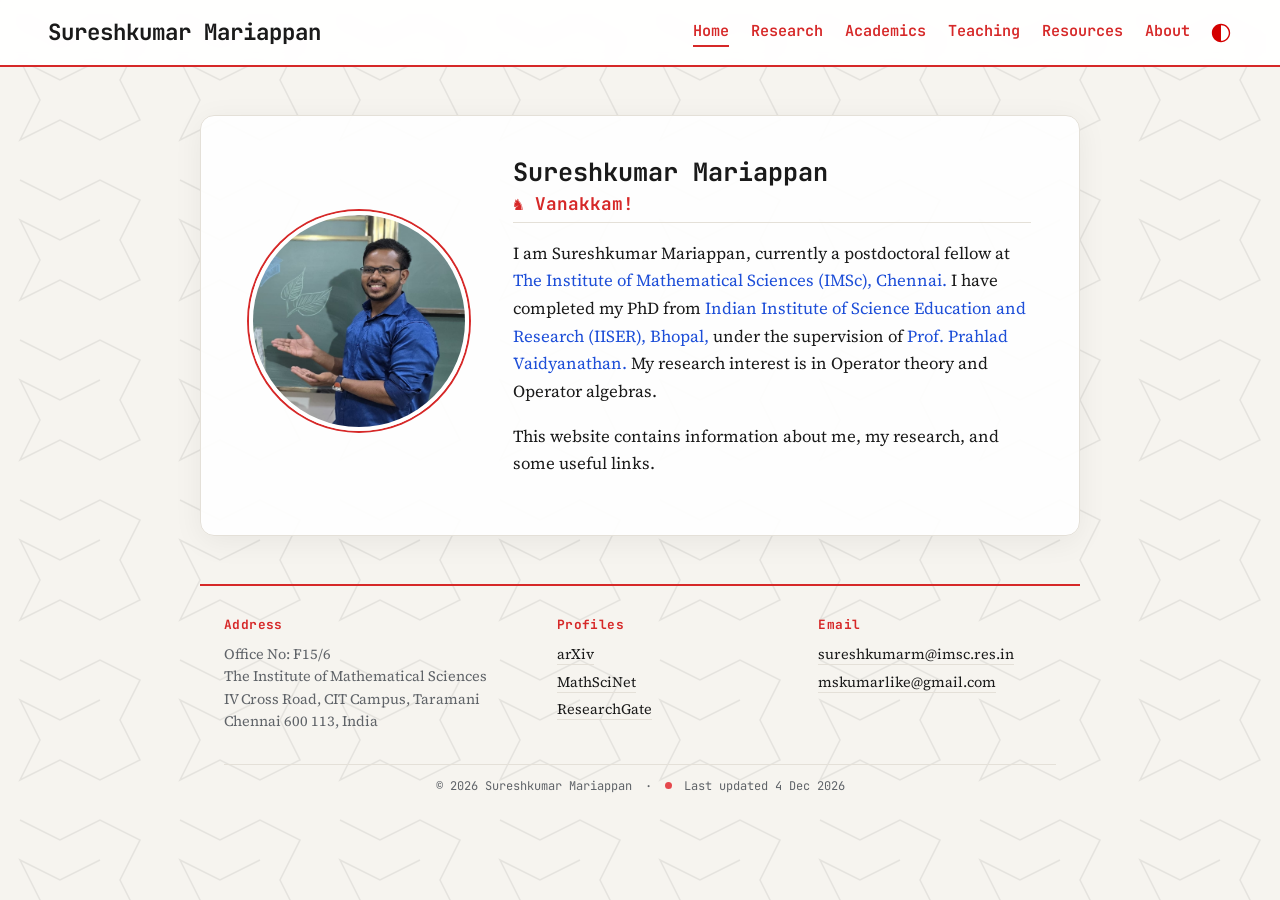
<file: index.html>
<!DOCTYPE html>
<html lang="en">
<head>
    <meta charset="UTF-8">
    <meta name="viewport" content="width=device-width, initial-scale=1.0">
    <title>Sureshkumar Mariappan | Operator Algebras | IMSc Chennai</title>
    <meta name="description" content="Sureshkumar Mariappan, postdoctoral fellow at The Institute of Mathematical Sciences (IMSc), Chennai. Research in operator theory, operator algebras and C*-algebras. PhD from IISER Bhopal.">
    <meta name="author" content="Sureshkumar Mariappan">
    <link rel="canonical" href="https://mskumarlike.github.io/">

    <!-- Paste the Google Search Console verification tag on the next line -->
     <meta name="google-site-verification" content="JamrpPKneKSDKOasAShnYmoN9j13VRiokmdG4izKA68" />

    <script type="application/ld+json">
    {
      "@context": "https://schema.org",
      "@type": "Person",
      "name": "Sureshkumar Mariappan",
      "url": "https://mskumarlike.github.io/",
      "image": "https://mskumarlike.github.io/assets/images/dp.jpg",
      "jobTitle": "Postdoctoral Fellow",
      "affiliation": {
        "@type": "Organization",
        "name": "The Institute of Mathematical Sciences, Chennai",
        "url": "https://www.imsc.res.in/"
      },
      "alumniOf": {
        "@type": "CollegeOrUniversity",
        "name": "Indian Institute of Science Education and Research Bhopal",
        "url": "https://www.iiserb.ac.in/"
      },
      "knowsAbout": ["Operator theory", "Operator algebras", "C*-algebras"]
    }
    </script>

    <link rel="stylesheet" href="css/style.css">
</head>

<body>
    <div id="header"></div>
    <main>

        <section class="intro">

            <div class="profile-image">
                <img src="assets/images/dp.jpg" alt="Sureshkumar Mariappan">
            </div>

            <div class="profile-text">
                <h1>Sureshkumar Mariappan</h1>
                <h2>Vanakkam!</h2>

                <p>
                    I am Sureshkumar Mariappan, currently a postdoctoral fellow at
                    <a href="https://www.imsc.res.in/">
                        The Institute of Mathematical Sciences (IMSc), Chennai.
                    </a> 
                    I have completed my PhD from 
                    <a href="https://www.iiserb.ac.in/">
                        Indian Institute of Science Education and Research (IISER), Bhopal,
                    </a>
                    under the supervision of 
                    <a href="https://home.iiserb.ac.in/~prahlad/">
                        Prof. Prahlad Vaidyanathan. 
                    </a>
                    My research interest is in Operator theory and Operator algebras.
                </p>

                <p>
                    This website contains information about me, my research, and some useful links.
                </p>
            </div>

        </section>

    </main>

    <div id="footer"></div>
    
    <script src="js/components.js"></script>
    <!-- <script src="js/theme.js"></script> -->

</body>
</html>
</file>
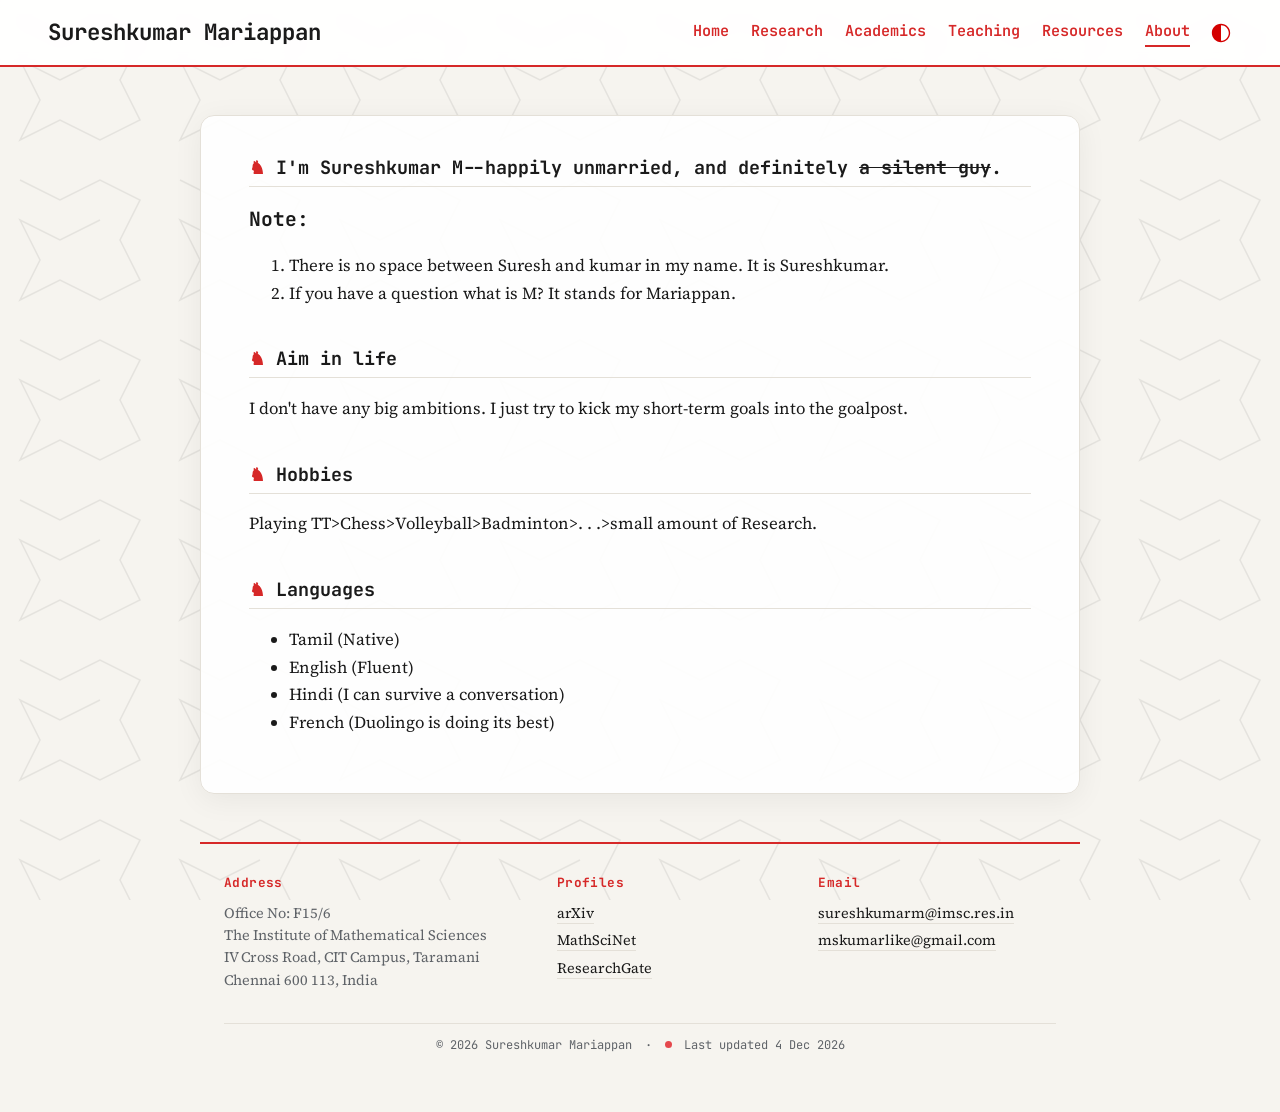
<file: about_me.html>
<!DOCTYPE html>
<html lang="en">
<head>
    <meta charset="UTF-8">
    <meta name="viewport" content="width=device-width, initial-scale=1.0">
    <title>About Me | Sureshkumar Mariappan</title>

    <link rel="stylesheet" href="css/style.css">
</head>

<body>

    <div id="header"></div>
    <main class="scribbles-page">

        <section>
            <h2> <strong>I'm Sureshkumar M--happily unmarried, and definitely <del>a silent guy</del>.</strong></h2>
            <h3>Note:</h3>
            <ol>
            <li>There is no space between Suresh and kumar in my name. It is Sureshkumar.</li>
            <li>If you have a question what is M? It stands for Mariappan. </li>
        </ol>
        </section>

        <section>
            <h2>Aim in life</h2>
            <p>
                I don't have any big ambitions. I just try to kick my short-term goals into the goalpost.
            </p>            
        </section>

        <section>
            <h2>Hobbies</h2>
            <p>
                Playing TT>Chess>Volleyball>Badminton>. . .>small amount of Research. 
            </p>            
        </section>


        <section>
            <h2>Languages</h2>

            <ul>
                <li>Tamil (Native)</li>
                <li>English (Fluent)</li>
                <li>Hindi (I can survive a conversation)</li>
                <li>French (Duolingo is doing its best)</li>
            </ul>
        </section>

        <!-- <section>
            <h2>Blog Posts</h2>
            Coming soon!
            <a href="post.html?name=fomin">Fomin's Growth Diagrams</a>
        </section> -->

    </main>
    <div id="footer"></div>

    <script src="js/components.js"></script>
    <!-- <script src="js/theme.js"></script> -->

</body>
</html>
</file>
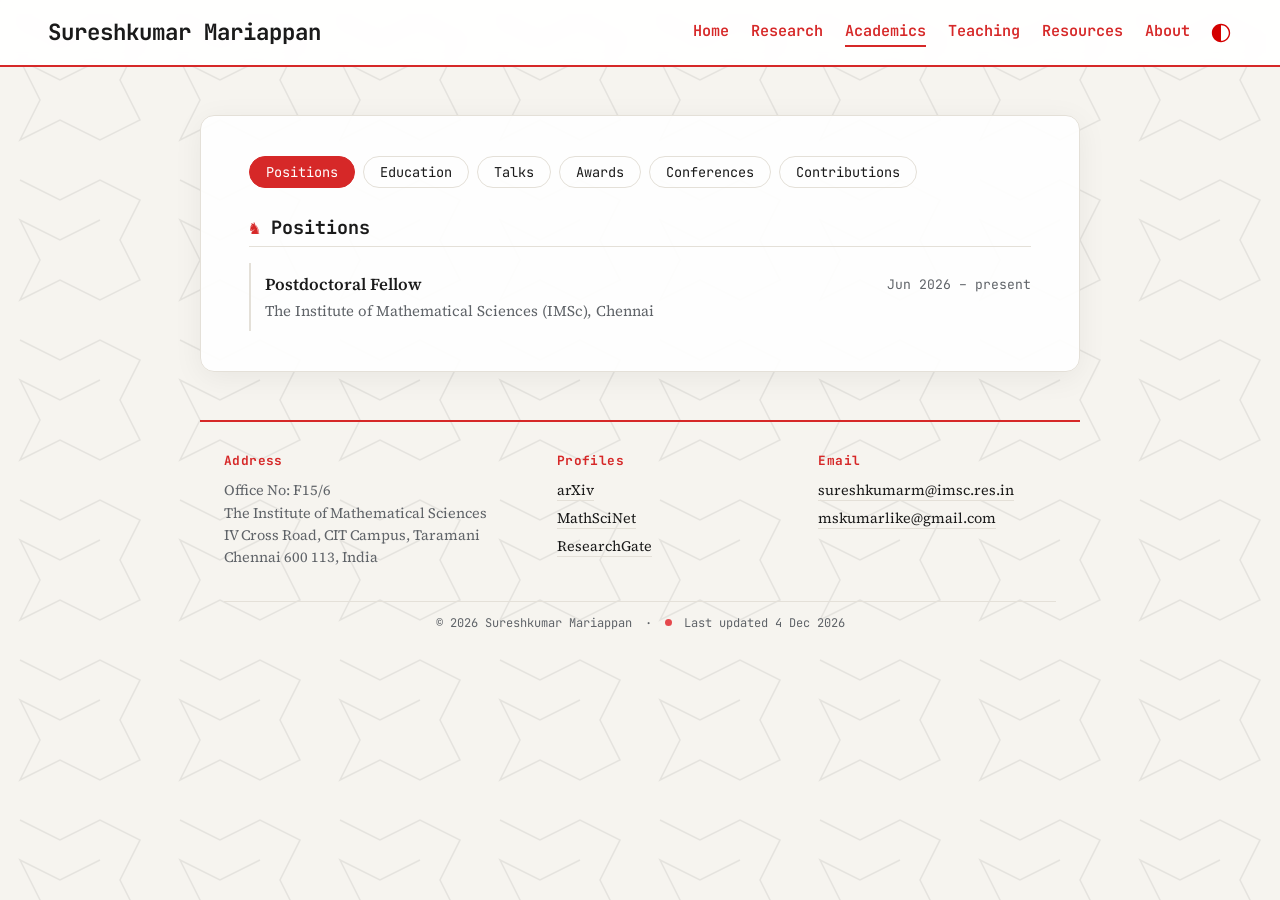
<file: academics.html>
<!DOCTYPE html>
<html lang="en">
<head>
    <meta charset="UTF-8">
    <meta name="viewport" content="width=device-width, initial-scale=1.0">
    <title>Academics | Sureshkumar Mariappan</title>

    <link rel="stylesheet" href="css/style.css">
</head>

<body>

    <div id="header"></div>
    <main class="cv-page">

        <div class="tabs" role="tablist" aria-label="Academics sections">
            <button role="tab" class="tab" id="tab-positions" aria-controls="positions" aria-selected="false">Positions</button>
            <button role="tab" class="tab" id="tab-education" aria-controls="education" aria-selected="false">Education</button>
            <button role="tab" class="tab" id="tab-talks" aria-controls="talks" aria-selected="false">Talks</button>
            <button role="tab" class="tab" id="tab-awards" aria-controls="awards" aria-selected="false">Awards</button>
            <button role="tab" class="tab" id="tab-conferences" aria-controls="conferences" aria-selected="false">Conferences</button>
            <button role="tab" class="tab" id="tab-service" aria-controls="service" aria-selected="false">Contributions</button>
        </div>

        <section id="positions" class="tab-panel" role="tabpanel" aria-labelledby="tab-positions">
            <h2>Positions</h2>
            <ul class="cv-list">
                <li>
                    <span class="cv-title">Postdoctoral Fellow</span>
                    <span class="cv-meta">The Institute of Mathematical Sciences (IMSc), Chennai</span>
                    <span class="cv-date">Jun 2026 – present</span>
                </li>
            </ul>
        </section>

        <section id="education" class="tab-panel" role="tabpanel" aria-labelledby="tab-education">
            <h2>Education</h2>
            <ul class="cv-list">
                <li>
                    <span class="cv-title">PhD, Mathematics</span>
                    <span class="cv-meta">IISER Bhopal · Advisor: Prof. Prahlad Vaidyanathan</span>
                    <span class="cv-date">2021 – 2026</span>
                </li>
                <li>
                    <span class="cv-title">MSc, Mathematics</span>
                    <span class="cv-meta">Pondicherry University</span>
                    <span class="cv-date">2019 – 2021</span>
                </li>
                <li>
                    <span class="cv-title">BSc, Mathematics</span>
                    <span class="cv-meta">Ayya Nadar Janaki Ammal College (Autonomous), Sivakasi</span>
                    <span class="cv-date">2016 – 2019</span>
                </li>
            </ul>
        </section>

        <section id="talks" class="tab-panel" role="tabpanel" aria-labelledby="tab-talks">
            <h2>Talks</h2>
            <ul class="cv-list">
                <li>
                    <span class="cv-title">Noncommutative Geometry &amp; Functional Analysis <span class="tag">Online</span></span>
                    <span class="cv-meta">SCMS, Shanghai, China</span>
                    <span class="cv-date">Dec 2025</span>
                </li>
                <li>
                    <span class="cv-title">Young Mathematicians in C*-Algebras <span class="tag">Lightning</span></span>
                    <span class="cv-meta">SDU, Odense, Denmark</span>
                    <span class="cv-date">Jul 2025</span>
                </li>
                <li>
                    <span class="cv-title">Young Mathematicians in Operator Algebras <span class="tag">Invited</span></span>
                    <span class="cv-meta">ISI Delhi, India</span>
                    <span class="cv-date">Mar 2025 · Feb 2024</span>
                </li>
                <li>
                    <span class="cv-title">38th Annual Conference of the Ramanujan Mathematical Society <span class="tag">Invited</span></span>
                    <span class="cv-meta">IIT Guwahati, India</span>
                    <span class="cv-date">Dec 2023</span>
                </li>
                <li>
                    <span class="cv-title">International Conference on Spectral and Approximation Theory <span class="tag">Invited</span></span>
                    <span class="cv-meta">CUSAT, Kochi, India</span>
                    <span class="cv-date">Nov 2023</span>
                </li>
            </ul>
        </section>

        <section id="awards" class="tab-panel" role="tabpanel" aria-labelledby="tab-awards">
            <h2>Fellowships &amp; Awards</h2>
            <ul class="cv-list">
                <li>
                    <span class="cv-title">NBHM PhD Fellowship</span>
                    <span class="cv-date">2022</span>
                </li>
                <li>
                    <span class="cv-title">GATE (Mathematics), AIR 298</span>
                    <span class="cv-date">2021</span>
                </li>
                <li>
                    <span class="cv-title">CSIR-NET, AIR 94</span>
                    <span class="cv-date">2019</span>
                </li>
                <li>
                    <span class="cv-title">NBHM MA/MSc Fellowship</span>
                    <span class="cv-date">2019</span>
                </li>
                <li>
                    <span class="cv-title">IIT JAM, AIR 510</span>
                    <span class="cv-date">2019</span>
                </li>
            </ul>
        </section>

        <section id="conferences" class="tab-panel" role="tabpanel" aria-labelledby="tab-conferences">
            <h2>Conferences &amp; Workshops</h2>
            <ul class="cv-list">
                <li>
                    <span class="cv-title">Young Mathematicians in Operator Algebras</span>
                    <span class="cv-meta">ISI Delhi</span>
                    <span class="cv-date">2026</span>
                </li>
                <li>
                    <span class="cv-title">Conference on Operator Algebras and Related Topics</span>
                    <span class="cv-meta">IIT Bombay</span>
                    <span class="cv-date">2025 · 2023</span>
                </li>
                <li>
                    <span class="cv-title">Conference on Non-commutative Mathematics and Applications</span>
                    <span class="cv-meta">ISI Bangalore</span>
                    <span class="cv-date">2024</span>
                </li>
                <li>
                    <span class="cv-title">37th Annual Conference of the Ramanujan Mathematical Society</span>
                    <span class="cv-meta">SSN, Chennai</span>
                    <span class="cv-date">2023</span>
                </li>
                <li>
                    <span class="cv-title">Function Spaces, Operator Theory and Operator Algebras <span class="tag">Workshop</span></span>
                    <span class="cv-meta">BITS Goa</span>
                    <span class="cv-date">2023</span>
                </li>
            </ul>

            <details>
                <summary>Earlier (student programmes, 2017–2020)</summary>
                <ul class="cv-list">
                    <li>
                        <span class="cv-title">Online Short Course on Homotopy and Fundamental Groups</span>
                        <span class="cv-meta">MTTS</span>
                        <span class="cv-date">Jul 2020</span>
                    </li>
                    <li>
                        <span class="cv-title">MTTS Level 2</span>
                        <span class="cv-meta">Online</span>
                        <span class="cv-date">Jun 2020</span>
                    </li>
                    <li>
                        <span class="cv-title">National Seminar on Emerging Trends in Topology and Geometry</span>
                        <span class="cv-meta">ANJA College, Sivakasi</span>
                        <span class="cv-date">2019</span>
                    </li>
                    <li>
                        <span class="cv-title">MTTS Level 1</span>
                        <span class="cv-meta">IISER Thiruvananthapuram</span>
                        <span class="cv-date">2019</span>
                    </li>
                    <li>
                        <span class="cv-title">MTTS Level 0</span>
                        <span class="cv-meta">SSN College, Chennai</span>
                        <span class="cv-date">2018</span>
                    </li>
                    <li>
                        <span class="cv-title">Nurture Programme</span>
                        <span class="cv-meta">Nandha Arts and Science College, Erode</span>
                        <span class="cv-date">2017</span>
                    </li>
                </ul>
            </details>
        </section>

        <section id="service" class="tab-panel" role="tabpanel" aria-labelledby="tab-service">
            <h2>Outreach &amp; Service</h2>
            <ul class="cv-list">
                <li>
                    <span class="cv-title">Tutorial Assistant (Algebra)</span>
                    <span class="cv-meta">Annual Foundation School-I, Mepco College, Sivakasi</span>
                    <span class="cv-date">Dec 2026</span>
                </li>
                <li>
                    <span class="cv-title">Assistant Coordinator</span>
                    <span class="cv-meta">Online Foundation Course in Mathematics, MTTS</span>
                    <span class="cv-date">Aug 2024</span>
                </li>
                <li>
                    <span class="cv-title">Tutorial Assistant (Analysis)</span>
                    <span class="cv-meta">Annual Foundation School-II, IISER Bhopal</span>
                    <span class="cv-date">Jun 2024</span>
                </li>
                <li>
                    <span class="cv-title">Mentor</span>
                    <span class="cv-meta">Online Foundation Course in Mathematics, MTTS</span>
                    <span class="cv-date">Aug 2023</span>
                </li>
                <li>
                    <span class="cv-title">Tutorial Assistant (Analysis)</span>
                    <span class="cv-meta">Annual Foundation School-II, Mepco College, Sivakasi</span>
                    <span class="cv-date">Jun 2023</span>
                </li>
                <li>
                    <span class="cv-title">Volunteer</span>
                    <span class="cv-meta">Workshop on Indian Women and Mathematics, IISER Bhopal</span>
                    <span class="cv-date">May 2023</span>
                </li>
            </ul>

            <details>
                <summary>Earlier (student roles, 2018–2020)</summary>
                <ul class="cv-list">
                    <li>
                        <span class="cv-title">School Sub-representative</span>
                        <span class="cv-meta">Ramanujan School of Mathematical Sciences, Pondicherry University</span>
                        <span class="cv-date">2019 – 2020</span>
                    </li>
                    <li>
                        <span class="cv-title">Department Secretary</span>
                        <span class="cv-meta">Ayya Nadar Janaki Ammal College, Sivakasi</span>
                        <span class="cv-date">2018 – 2019</span>
                    </li>
                </ul>
            </details>
        </section>

    </main>
    <div id="footer"></div>

    <script src="js/components.js"></script>
    <script src="js/tabs.js"></script>

</body>
</html>
</file>
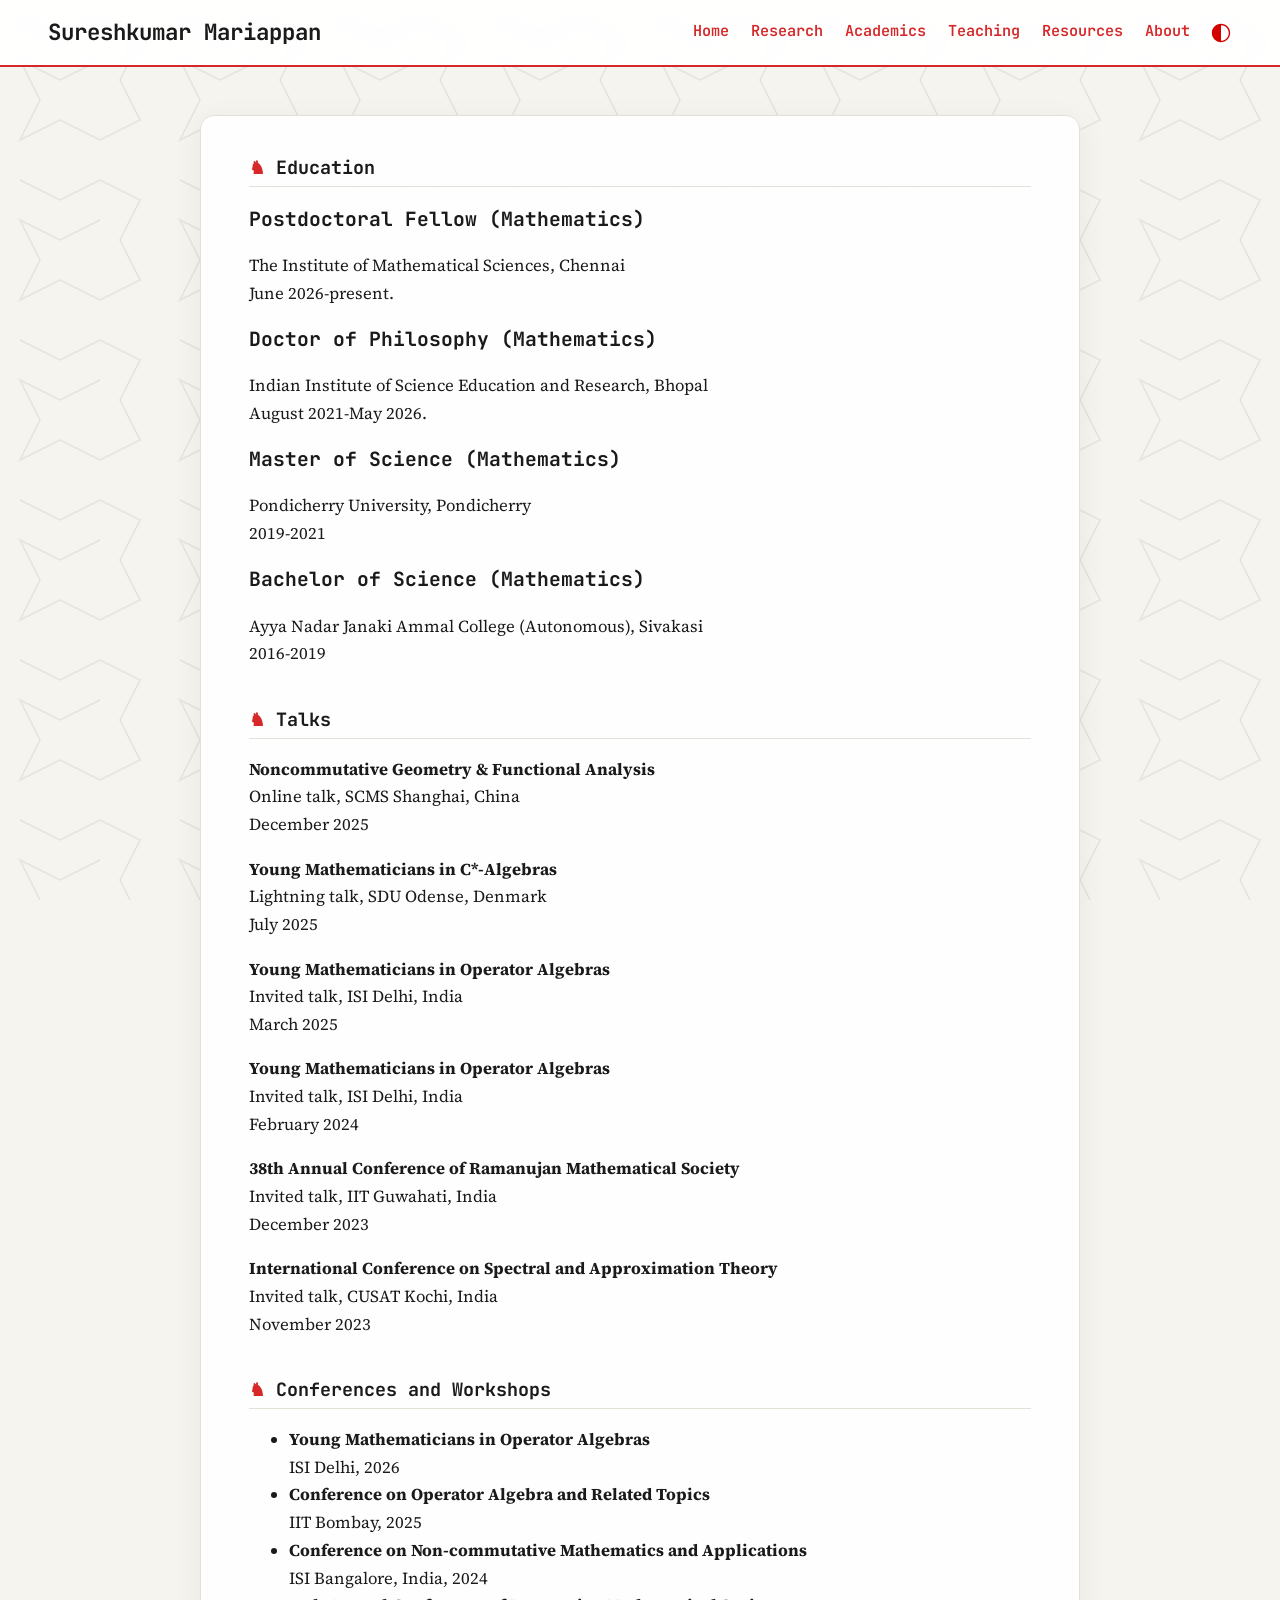
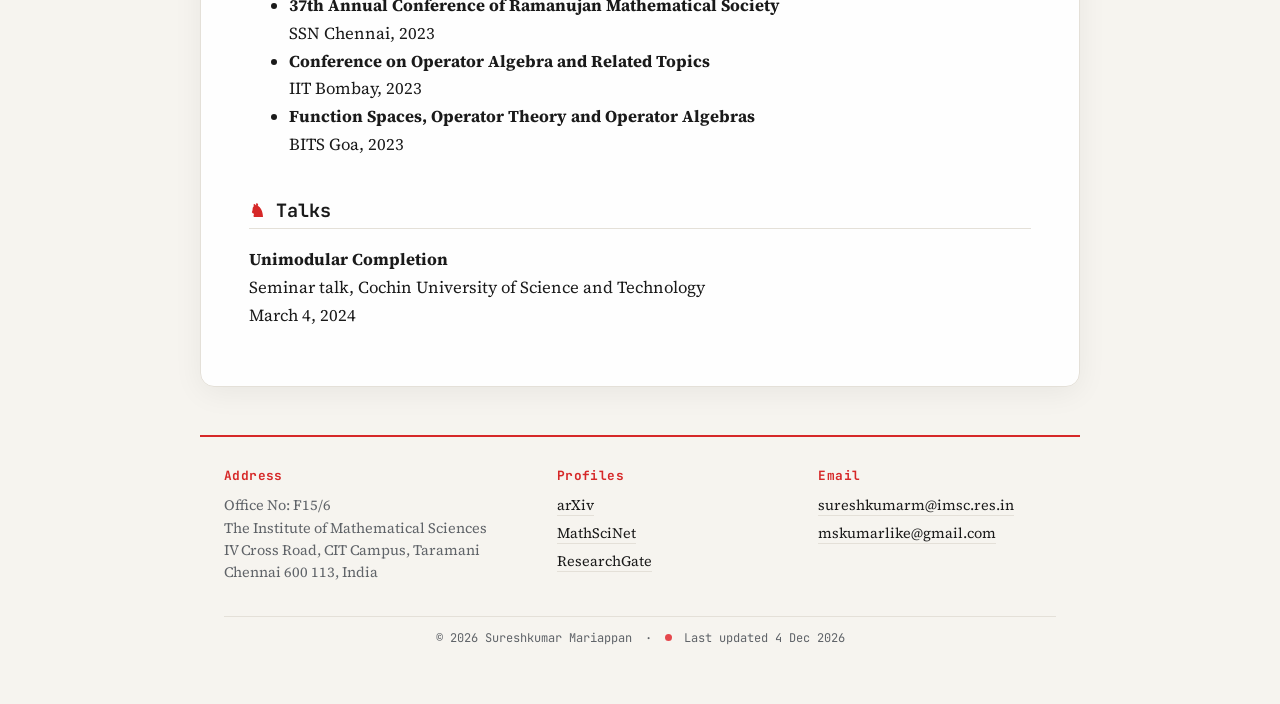
<file: cv.html>
<!DOCTYPE html>
<html lang="en">
<head>
    <meta charset="UTF-8">
    <meta name="viewport" content="width=device-width, initial-scale=1.0">
    <title>Academics | Sureshkumar M</title>

    <link rel="stylesheet" href="css/style.css">
</head>

<body>

    <div id="header"></div>
    <main class="cv-page">

        <section>
            <h2>Education</h2>

            <h3>Postdoctoral Fellow (Mathematics)</h3>
            <p>
                The Institute of Mathematical Sciences, Chennai<br>
                June 2026-present.
            </p>

            <h3>Doctor of Philosophy (Mathematics)</h3>
            <p>
                Indian Institute of Science Education and Research, Bhopal<br>
                August 2021-May 2026.
            </p>

            <h3>Master of Science (Mathematics)</h3>
            <p>
                Pondicherry University, Pondicherry<br>
                2019-2021<br>
            </p>

            <h3>Bachelor of Science (Mathematics)</h3>
            <p>
                Ayya Nadar Janaki Ammal College (Autonomous), Sivakasi<br>
                2016-2019<br>
            </p>
        </section>

        <section>
            <h2>Talks</h2>

            <p>
                <strong>Noncommutative Geometry & Functional Analysis</strong><br>
                Online talk, SCMS Shanghai, China<br>
                December 2025
            </p>

            <p>
                <strong>Young Mathematicians in C*-Algebras</strong><br>
                Lightning talk, SDU Odense, Denmark<br>
                July 2025
            </p>

            <p>
                <strong>Young Mathematicians in Operator Algebras</strong><br>
                Invited talk, ISI Delhi, India<br>
                March 2025
            </p>

            <p>
                <strong>Young Mathematicians in Operator Algebras</strong><br>
                Invited talk, ISI Delhi, India<br>
                February 2024
            </p>

            <p>
                <strong>38th Annual Conference of Ramanujan Mathematical Society</strong><br>
                Invited talk, IIT Guwahati, India<br>
                December 2023
            </p>

            <p>
                <strong>International Conference on Spectral and Approximation Theory</strong><br>
                Invited talk, CUSAT Kochi, India<br>
                November 2023
            </p>
        </section>

        <section>
            <h2>Conferences and Workshops </h2>

            <ul>
                <li><strong>Young Mathematicians in Operator Algebras</strong><br> 
                    ISI Delhi, 2026</li>
                <li><strong>Conference on Operator Algebra and Related Topics</strong><br> 
                    IIT Bombay, 2025</li>
                <li><strong>Conference on Non-commutative Mathematics and Applications</strong><br> 
                    ISI Bangalore, India, 2024</li>
                <li><strong>37th Annual Conference of Ramanujan Mathematical Society</strong><br> 
                    SSN Chennai, 2023</li>
                <li><strong>Conference on Operator Algebra and Related Topics</strong><br> 
                    IIT Bombay, 2023</li>
                <li><strong>Function Spaces, Operator Theory and Operator Algebras</strong><br> 
                    BITS Goa, 2023</li>
            </ul>
        </section>

        <section>
            <h2>Talks</h2>

            <p>
                <strong>Unimodular Completion</strong><br>
                Seminar talk, Cochin University of Science and Technology<br>
                March 4, 2024
            </p>
        </section>



    </main>
    <div id="footer"></div>

    <!-- <script src="js/theme.js"></script> -->
    <script src="js/components.js"></script>

</body>
</html>
</file>
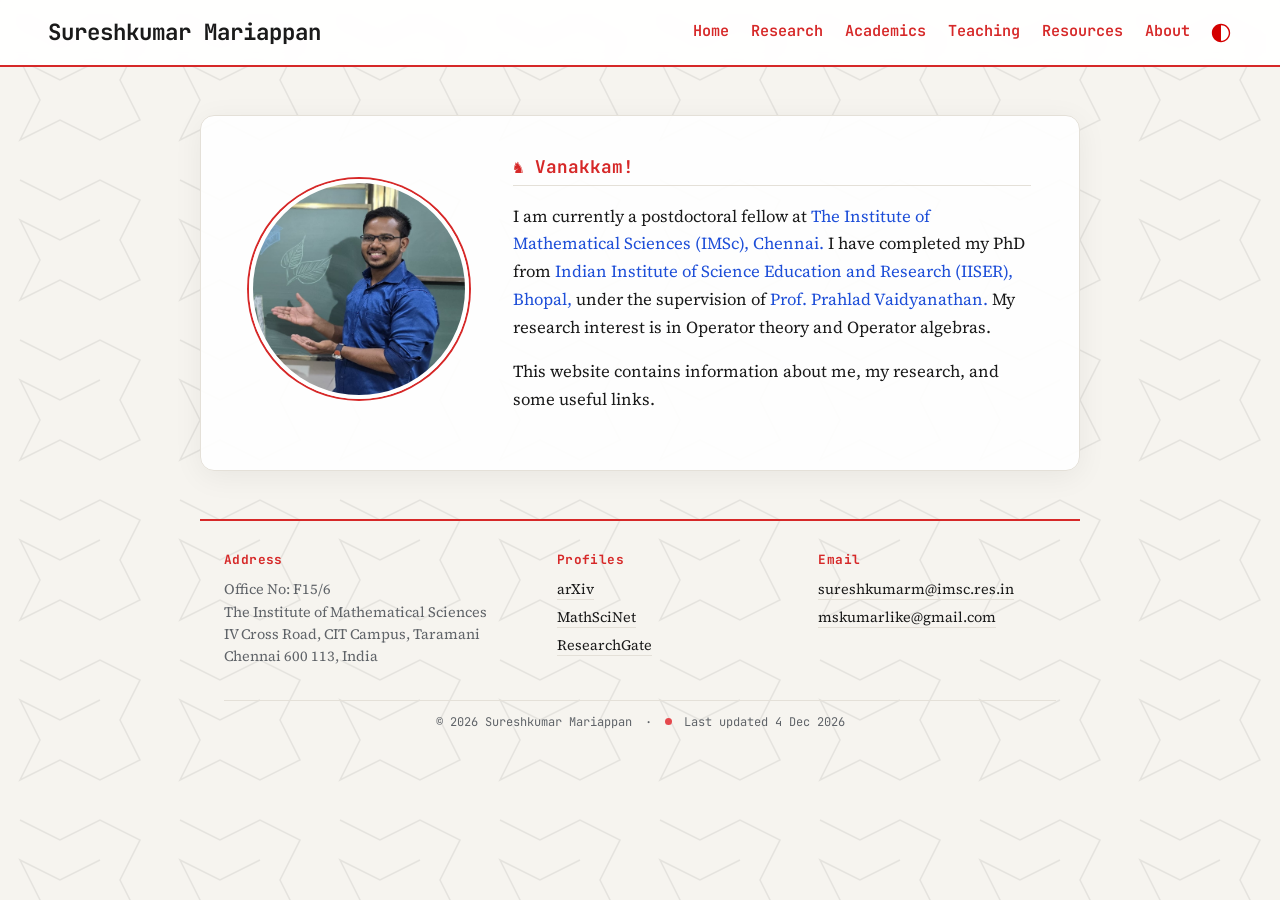
<file: home.html>
<!DOCTYPE html>
<html lang="en">
<head>
    <meta charset="UTF-8">
    <meta name="viewport" content="width=device-width, initial-scale=1.0">
    <title><Sureshkumar Mariappan></title>

    <link rel="stylesheet" href="css/style.css">
</head>

<body>
    <div id="header"></div>
    <main>

        <section class="intro">

            <div class="profile-image">
                <img src="assets/images/dp.jpg" alt="Profile picture">
            </div>

            <div class="profile-text">
                <h2>Vanakkam!</h2>

                <p>
                    I am currently a postdoctoral fellow at
                    <a href="https://www.imsc.res.in/">
                        The Institute of Mathematical Sciences (IMSc), Chennai.
                    </a> 
                    I have completed my PhD from 
                    <a href="https://www.iiserb.ac.in/">
                        Indian Institute of Science Education and Research (IISER), Bhopal,
                    </a>
                    under the supervision of 
                    <a href="https://home.iiserb.ac.in/~prahlad/">
                        Prof. Prahlad Vaidyanathan. 
                    </a>
                    My research interest is in Operator theory and Operator algebras.
                </p>

                <p>
                    This website contains information about me, my research, and some useful links.
                </p>
            </div>

        </section>

    </main>

    <div id="footer"></div>
    
    <script src="js/components.js"></script>
    <!-- <script src="js/theme.js"></script> -->

</body>
</html>
</file>
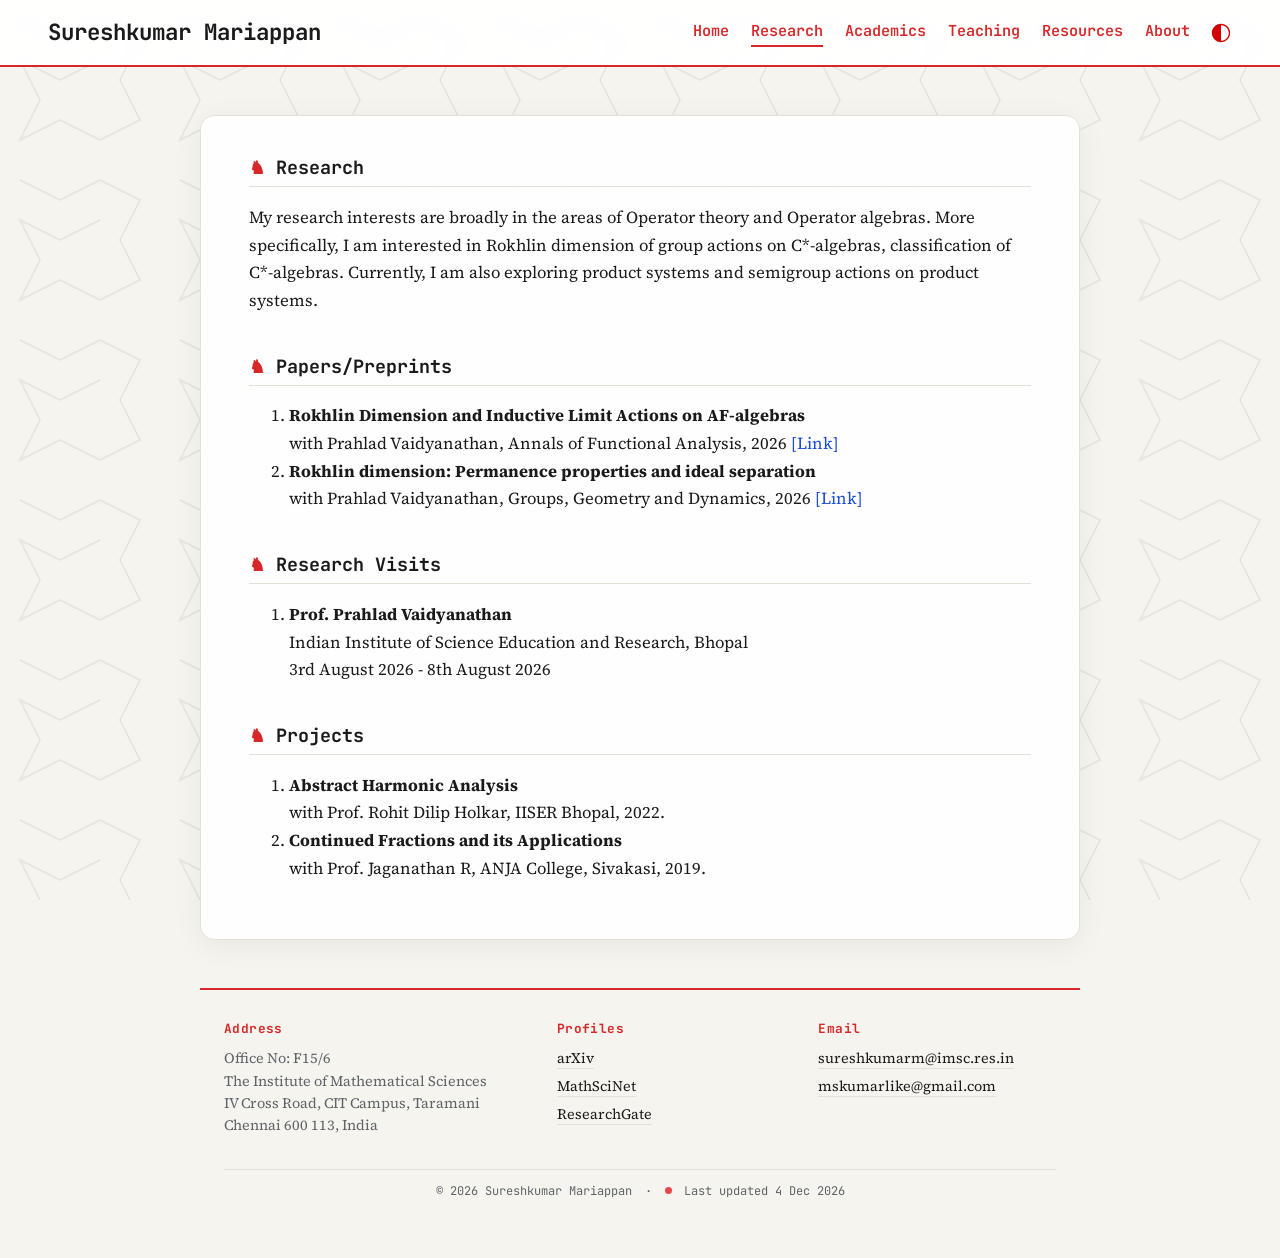
<file: research.html>
<!DOCTYPE html>
<html lang="en">
<head>
    <meta charset="UTF-8">
    <meta name="viewport" content="width=device-width, initial-scale=1.0">
    <title>Research | Sureshkumar Mariappan</title>

    <link rel="stylesheet" href="css/style.css">
</head>

<body>

    <div id="header"></div>
    <main class="research">
        <section>
            <h2> Research</h2>
            <p>
                My research interests are broadly in the areas of Operator theory and Operator algebras. More specifically, I am interested in Rokhlin dimension of group actions on C*-algebras, classification of C*-algebras. Currently, I am also exploring product systems and semigroup actions on product systems.
            </p>
        </section>

        <section>
            <h2>Papers/Preprints</h2>
            <ol>
                <li>
                    <strong>Rokhlin Dimension and Inductive Limit Actions on AF-algebras</strong><br> with Prahlad Vaidyanathan, Annals of Functional Analysis, 2026
                    <a href="https://link.springer.com/article/10.1007/s43034-026-00502-3" target="_blank">
                        [Link]
                    </a>
                </li>
                <li>
                    <strong>Rokhlin dimension: Permanence properties and ideal separation</strong><br> with Prahlad Vaidyanathan, Groups, Geometry and Dynamics, 2026
                    <a href="https://ems.press/journals/ggd/articles/14298116" target="_blank">
                        [Link]
                    </a>
                </li>
            </ol>
        </section>
        <section>
            <h2>Research Visits</h2>
            <ol>
                <li>
                    <strong>Prof. Prahlad Vaidyanathan</strong><br> Indian Institute of Science Education and Research, Bhopal<br>
                    3rd August 2026 - 8th August 2026
                </li>
            </ol>
        </section>
        <section>
            <h2>Projects</h2>
            <ol>
                <li>
                    <strong>Abstract Harmonic Analysis</strong><br> with Prof. Rohit Dilip Holkar, IISER Bhopal, 2022.
                </li>
                <li>
                    <strong>Continued Fractions and its Applications</strong><br> with Prof. Jaganathan R, ANJA College, Sivakasi, 2019.
                </li>
            </ol>
        </section>
    </main>
    <div id="footer"></div>

    <!-- <script src="js/theme.js"></script> -->
    <script src="js/components.js"></script>

</body>
</html>
</file>
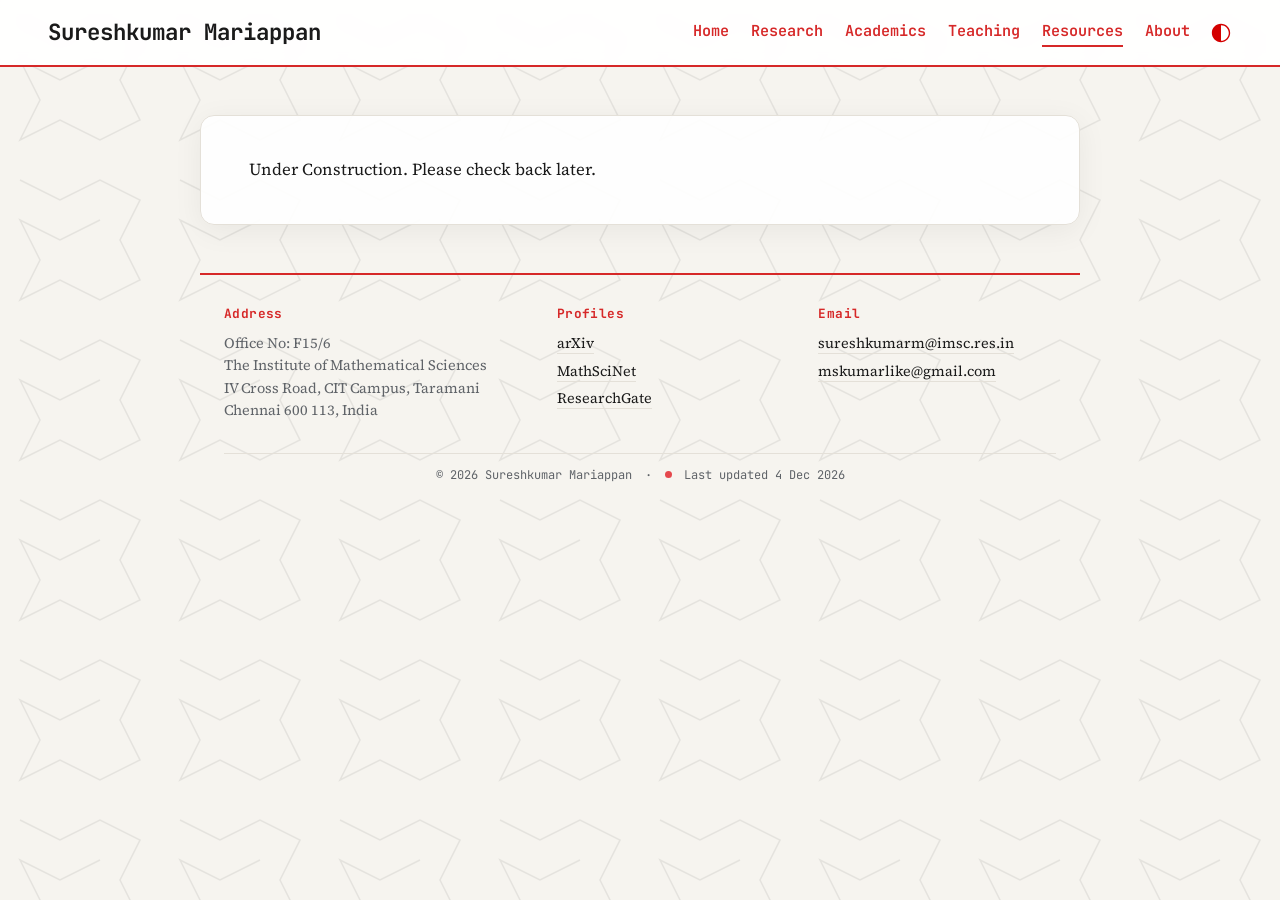
<file: resources.html>
<!DOCTYPE html>
<html lang="en">
<head>
    <meta charset="UTF-8">
    <meta name="viewport" content="width=device-width, initial-scale=1.0">
    <title>Scribbles| Sureshkumar Mariappan</title>

    <link rel="stylesheet" href="css/style.css">
</head>

<body>

    <div id="header"></div>
    <main class="scribbles-page">

        <section>
            Under Construction. Please check back later.
        </section>

    </main>
    <div id="footer"></div>

    <script src="js/components.js"></script>
    <!-- <script src="js/theme.js"></script> -->

</body>
</html>
</file>
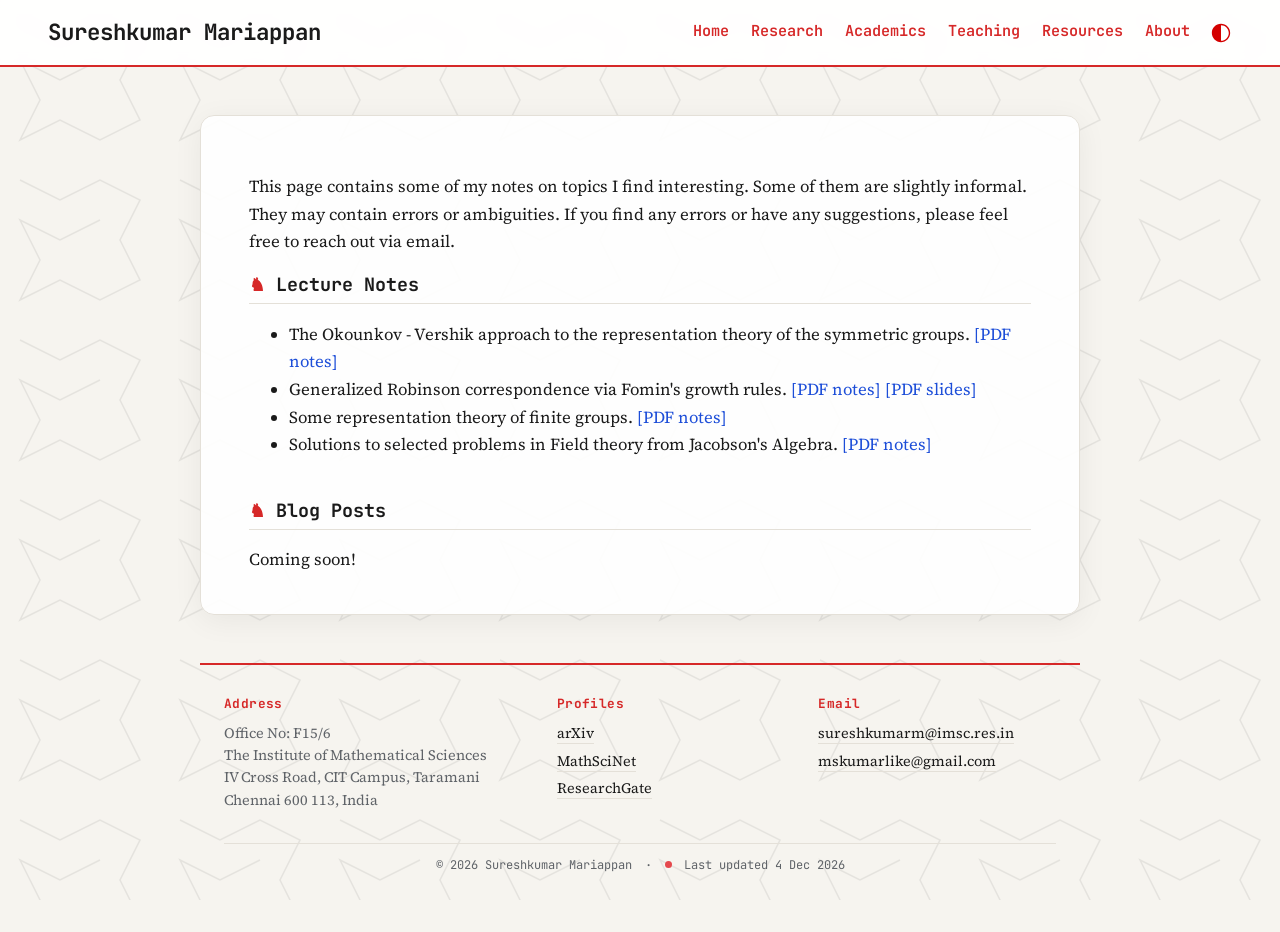
<file: scribble_list.html>
<!DOCTYPE html>
<html lang="en">
<head>
    <meta charset="UTF-8">
    <meta name="viewport" content="width=device-width, initial-scale=1.0">
    <title>Scribbles| Sureshkumar M</title>

    <link rel="stylesheet" href="css/style.css">
</head>

<body>

    <div id="header"></div>
    <main class="scribbles-page">

        <section>
            <p>
                This page contains some of my notes on topics I find interesting. 
                Some of them are slightly informal. They may contain errors or ambiguities.
                If you find any errors or have any suggestions, 
                please feel free to reach out via email. 
            </p>
            <h2> Lecture Notes</h2>
            <ul>
            <li>The Okounkov - Vershik approach to the representation theory of the symmetric groups.
                <a href="assets/documents/okounkov-vershik_notes.pdf" target="_blank">
                    [PDF notes]</li>
                </a>
            <li>
                Generalized Robinson correspondence via Fomin's growth rules. 
                <a href="assets/documents/fomin-rbson-correspondence-notes.pdf" target="_blank">
                [PDF notes]
                </a>
                <a href="assets/documents/fomin-rbson-correspondence-slides.pdf" target="_blank">
                [PDF slides]
                </a>
            </li>
            <li>
                Some representation theory of finite groups. 
                <a href="assets/documents/rep-theory-of-groups.pdf" target="_blank">
                    [PDF notes]
                </a>
            </li>
            <li>
                Solutions to selected problems in Field theory from Jacobson's Algebra.
                <a href="assets/documents/sols-jacobsons.pdf">
                    [PDF notes]
                </a>
            </li>
        </ul>
        </section>

        <section>
            <h2>Blog Posts</h2>
            Coming soon!
            <!-- <a href="post.html?name=fomin">Fomin's Growth Diagrams</a> -->
        </section>

    </main>
    <div id="footer"></div>

    <script src="js/components.js"></script>
    <!-- <script src="js/theme.js"></script> -->

</body>
</html>
</file>
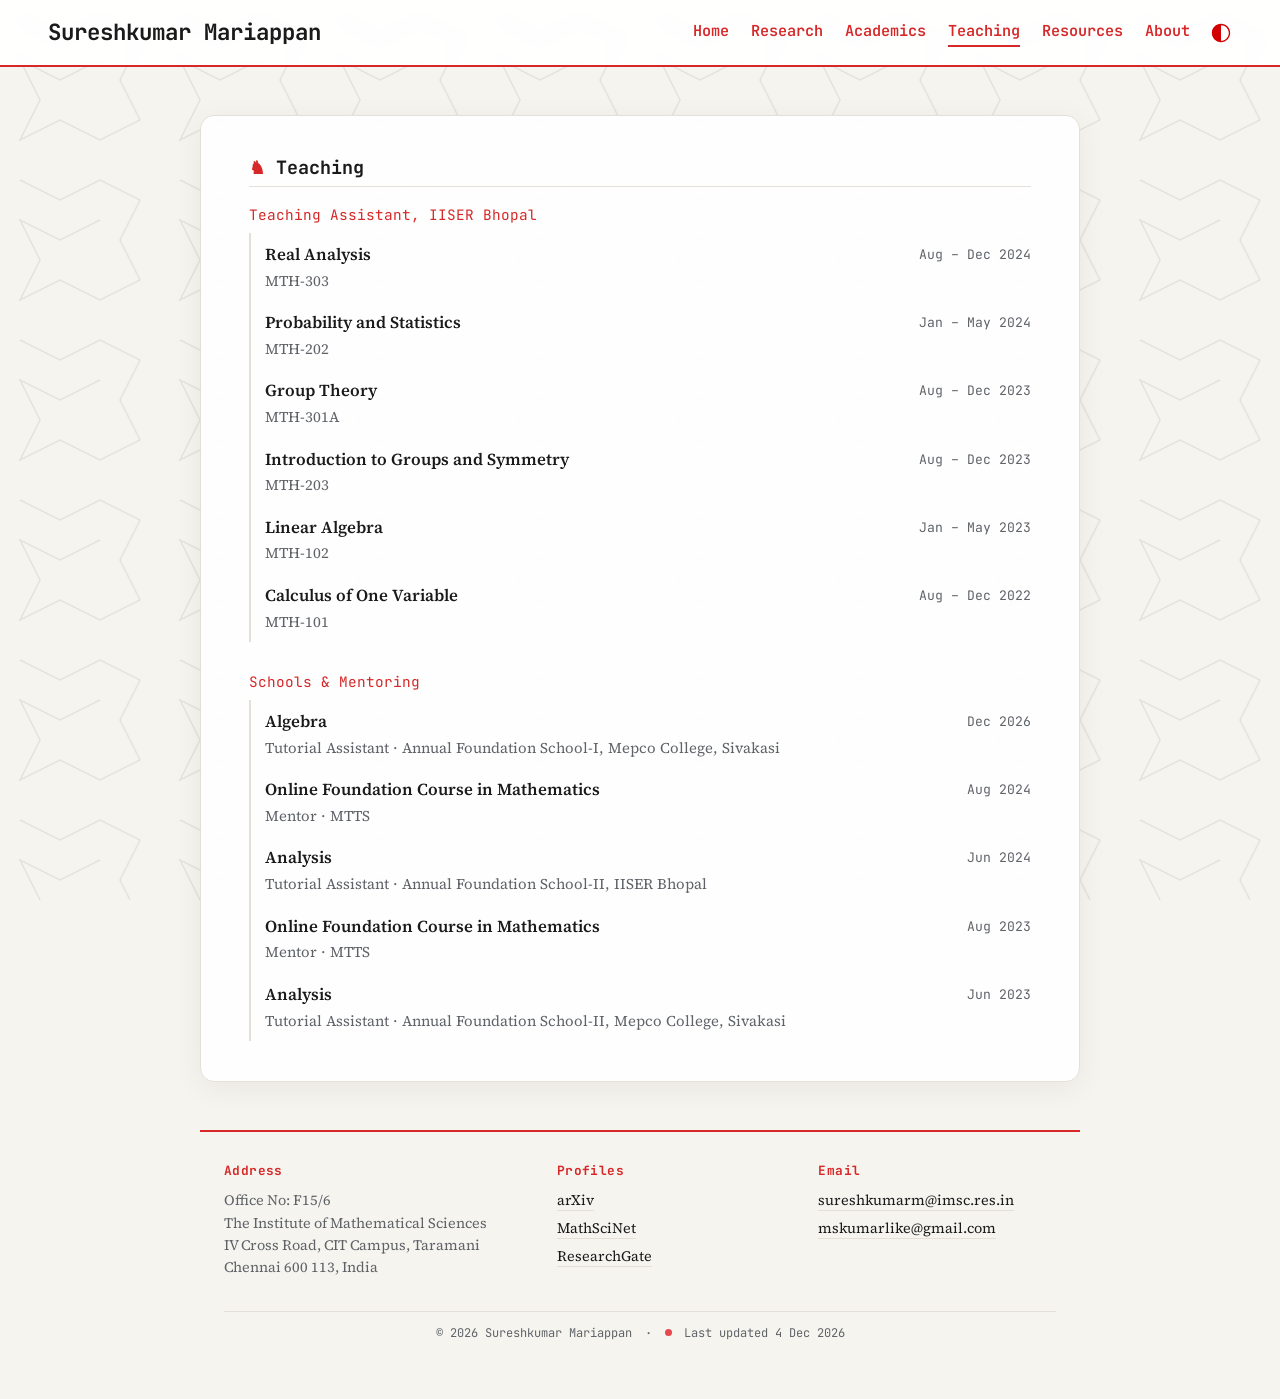
<file: teaching.html>
<!DOCTYPE html>
<html lang="en">
<head>
    <meta charset="UTF-8">
    <meta name="viewport" content="width=device-width, initial-scale=1.0">
    <title>Teaching | Sureshkumar Mariappan</title>

    <link rel="stylesheet" href="css/style.css">
</head>

<body>

    <div id="header"></div>
    <main class="cv-page">
        <section id="teaching">
            <h2>Teaching</h2>

            <p class="cv-group">Teaching Assistant, IISER Bhopal</p>
            <ul class="cv-list">
                <li>
                    <span class="cv-title">Real Analysis</span>
                    <span class="cv-meta">MTH-303</span>
                    <span class="cv-date">Aug – Dec 2024</span>
                </li>
                <li>
                    <span class="cv-title">Probability and Statistics</span>
                    <span class="cv-meta">MTH-202</span>
                    <span class="cv-date">Jan – May 2024</span>
                </li>
                <li>
                    <span class="cv-title">Group Theory</span>
                    <span class="cv-meta">MTH-301A</span>
                    <span class="cv-date">Aug – Dec 2023</span>
                </li>
                <li>
                    <span class="cv-title">Introduction to Groups and Symmetry</span>
                    <span class="cv-meta">MTH-203</span>
                    <span class="cv-date">Aug – Dec 2023</span>
                </li>
                <li>
                    <span class="cv-title">Linear Algebra</span>
                    <span class="cv-meta">MTH-102</span>
                    <span class="cv-date">Jan – May 2023</span>
                </li>
                <li>
                    <span class="cv-title">Calculus of One Variable</span>
                    <span class="cv-meta">MTH-101</span>
                    <span class="cv-date">Aug – Dec 2022</span>
                </li>
            </ul>

            <p class="cv-group">Schools &amp; Mentoring</p>
            <ul class="cv-list">
                <li>
                    <span class="cv-title">Algebra</span>
                    <span class="cv-meta">Tutorial Assistant · Annual Foundation School-I, Mepco College, Sivakasi</span>
                    <span class="cv-date">Dec 2026</span>
                </li>
                <li>
                    <span class="cv-title">Online Foundation Course in Mathematics</span>
                    <span class="cv-meta">Mentor · MTTS</span>
                    <span class="cv-date">Aug 2024</span>
                </li>
                <li>
                    <span class="cv-title">Analysis</span>
                    <span class="cv-meta">Tutorial Assistant · Annual Foundation School-II, IISER Bhopal</span>
                    <span class="cv-date">Jun 2024</span>
                </li>
                <li>
                    <span class="cv-title">Online Foundation Course in Mathematics</span>
                    <span class="cv-meta">Mentor · MTTS</span>
                    <span class="cv-date">Aug 2023</span>
                </li>
                <li>
                    <span class="cv-title">Analysis</span>
                    <span class="cv-meta">Tutorial Assistant · Annual Foundation School-II, Mepco College, Sivakasi</span>
                    <span class="cv-date">Jun 2023</span>
                </li>
            </ul>
        </section>
    </main>
    <div id="footer"></div>

    <script src="js/components.js"></script>

</body>
</html>
</file>
<file: css/style.css>
/* ============================================================
   Fonts: JetBrains Mono for headings, nav and dates (keeps the
   site's character); Source Serif for body text (easier to read).
   ============================================================ */
@import url("https://fonts.googleapis.com/css2?family=JetBrains+Mono:wght@400;600;700&family=Source+Serif+4:ital,opsz,wght@0,8..60,400;0,8..60,600;1,8..60,400&display=swap");

/* ============================================================
   Colour tokens (light)
   ============================================================ */
:root {
    --accent: #d62828;          /* your red, slightly deeper */
    --accent-soft: #fbe9e9;
    --link: #1d4ed8;
    --text: #1a1a1a;
    --muted: #5f6368;
    --bg: #f6f4ef;              /* warm paper */
    --grid: rgba(0, 0, 0, 0.045);
    --card: rgba(255, 255, 255, 0.92);
    --border: #e4e0d8;
    --mono: "JetBrains Mono", ui-monospace, monospace;
    --serif: "Source Serif 4", Georgia, serif;
}

/* Colour tokens (dark) — same class your theme.js toggles */
body.dark-mode {
    --accent: #ff5f5f;
    --accent-soft: rgba(255, 95, 95, 0.12);
    --link: #7fb2ff;
    --text: #e8e8e8;
    --muted: #a0a4ab;
    --bg: #101214;
    --grid: rgba(255, 255, 255, 0.05);
    --card: rgba(24, 26, 29, 0.92);
    --border: #2a2d31;
}

/* ============================================================
   General + knight's-tour background
   (every line segment in the pattern is a legal knight move)
   ============================================================ */
* { box-sizing: border-box; }

body {
    margin: 0;
    font-family: var(--serif);
    font-size: 1.05rem;
    line-height: 1.65;
    color: var(--text);
    background-color: var(--bg);
    background-image: url("data:image/svg+xml,%3Csvg xmlns='http://www.w3.org/2000/svg' width='160' height='160'%3E%3Cpolyline points='20,20 60,40 100,20 140,40 120,80 140,120 100,140 60,120 20,140 40,100 20,60 60,80 100,60' fill='none' stroke='%23000' stroke-opacity='.07' stroke-width='1.5'/%3E%3C/svg%3E");
    background-attachment: fixed;
    transition: background-color 0.2s, color 0.2s;
}

body.dark-mode {
    background-image: url("data:image/svg+xml,%3Csvg xmlns='http://www.w3.org/2000/svg' width='160' height='160'%3E%3Cpolyline points='20,20 60,40 100,20 140,40 120,80 140,120 100,140 60,120 20,140 40,100 20,60 60,80 100,60' fill='none' stroke='%23fff' stroke-opacity='.06' stroke-width='1.5'/%3E%3C/svg%3E");
}

h1, h2, h3 {
    font-family: var(--mono);
    line-height: 1.3;
}

a {
    color: var(--link);
    text-decoration: none;
}

a:hover { text-decoration: underline; }

/* ============================================================
   Header
   ============================================================ */
header {
    display: flex;
    justify-content: space-between;
    align-items: center;
    flex-wrap: wrap;
    gap: 12px 24px;
    padding: 18px 48px;
    background: var(--card);
    border-bottom: 2px solid var(--accent);
    position: sticky;
    top: 0;
    z-index: 10;
    backdrop-filter: blur(6px);
}

header h1 {
    margin: 0;
    font-size: 1.4rem;
}

.header-right {
    display: flex;
    align-items: center;
    gap: 20px;
}

nav {
    display: flex;
    flex-wrap: wrap;
    gap: 6px 22px;
}

nav a {
    font-family: var(--mono);
    font-size: 0.95rem;
    color: var(--accent);
    font-weight: 600;
    text-decoration: none;
    padding-bottom: 2px;
    border-bottom: 2px solid transparent;
}

nav a:hover,
nav a.active {
    text-decoration: none;
    border-bottom-color: var(--accent);
}

#theme-toggle {
    display: flex;
    align-items: center;
    justify-content: center;
    background: none;
    border: none;
    cursor: pointer;
    padding: 0;
}

#theme-toggle img {
    width: 22px;
    height: 22px;
    display: block;
}


/* ============================================================
   Main content sits on a "paper" card above the grid
   ============================================================ */
main {
    max-width: 880px;
    margin: 48px auto;
    padding: 40px 48px;
    background: var(--card);
    border: 1px solid var(--border);
    border-radius: 14px;
    box-shadow: 0 6px 30px rgba(0, 0, 0, 0.06);
}

/* Home page intro */
.intro {
    display: flex;
    align-items: center;
    gap: 44px;
}

.profile-image img {
    width: 220px;
    height: 220px;
    border-radius: 50%;
    object-fit: cover;
    border: 4px solid var(--card);
    box-shadow: 0 0 0 2px var(--accent);
}

.profile-text { flex: 1; }
.profile-text h1 { margin: 0 0 4px; }
.profile-text h2 {
    margin: 0 0 12px;
    color: var(--accent);
    font-size: 1.1rem;
}

/* ============================================================
   Section headings (all pages)
   ============================================================ */
main section + section { margin-top: 40px; }

main h2 {
    font-size: 1.15rem;
    margin: 0 0 16px;
    padding-bottom: 6px;
    border-bottom: 1px solid var(--border);
}

main h2::before {
    content: "♞ ";
    color: var(--accent);
}

/* ============================================================
   Compact CV list (Academics page)
   One line per entry: title + details on the left, date on the right
   ============================================================ */
.cv-list {
    list-style: none;
    margin: 0;
    padding: 0;
}

.cv-list li {
    display: grid;
    grid-template-columns: 1fr auto;
    column-gap: 20px;
    padding: 8px 0 8px 14px;
    border-left: 2px solid var(--border);
    transition: border-color 0.15s, background 0.15s;
}

.cv-list li:hover {
    border-left-color: var(--accent);
    background: var(--accent-soft);
}

.cv-title { font-weight: 600; }

.cv-meta {
    grid-column: 1;
    color: var(--muted);
    font-size: 0.93rem;
}

.cv-date {
    grid-column: 2;
    grid-row: 1 / span 2;
    font-family: var(--mono);
    font-size: 0.82rem;
    color: var(--muted);
    white-space: nowrap;
    padding-top: 3px;
}

.cv-note {
    font-family: var(--mono);
    font-size: 0.78rem;
    color: var(--muted);
    margin: 18px 0 0;
}

.cv-list + .cv-group { margin-top: 28px; }

.cv-group {
    font-family: var(--mono);
    font-size: 0.9rem;
    color: var(--accent);
    margin: 0 0 6px;
}

/* Small tag, e.g. "Invited", "Online" */
.tag {
    font-family: var(--mono);
    font-size: 0.72rem;
    padding: 1px 7px;
    margin-left: 6px;
    border-radius: 999px;
    border: 1px solid var(--accent);
    color: var(--accent);
    vertical-align: 2px;
    white-space: nowrap;
}

/* Collapsible "earlier" blocks */
details {
    margin-top: 10px;
}

details > summary {
    font-family: var(--mono);
    font-size: 0.9rem;
    color: var(--accent);
    cursor: pointer;
    list-style: none;
    padding: 4px 0;
}

details > summary::-webkit-details-marker { display: none; }
details > summary::before { content: "+ "; }
details[open] > summary::before { content: "− "; }

/* Tabs (Academics page): one section visible at a time */
.tabs {
    display: flex;
    flex-wrap: wrap;
    gap: 8px;
    margin: 0 0 28px;
}

.tab {
    font-family: var(--mono);
    font-size: 0.85rem;
    padding: 6px 16px;
    border: 1px solid var(--border);
    border-radius: 999px;
    background: transparent;
    color: var(--text);
    cursor: pointer;
    transition: background 0.15s, color 0.15s, border-color 0.15s;
}

.tab:hover {
    border-color: var(--accent);
    color: var(--accent);
}

.tab[aria-selected="true"] {
    background: var(--accent);
    border-color: var(--accent);
    color: #fff;
}

.tab:focus-visible {
    outline: 2px solid var(--link);
    outline-offset: 2px;
}

/* Without JavaScript all sections stay visible; with it, only the chosen one */
.tabs-ready .tab-panel { margin-top: 0; }
.tabs-ready .tab-panel:not([hidden]) { animation: pop-in 0.25s ease-out; }
.tab-panel[hidden] { display: none; }

@keyframes pop-in {
    from { opacity: 0; transform: translateY(8px); }
    to   { opacity: 1; transform: none; }
}

@media (prefers-reduced-motion: reduce) {
    .tabs-ready .tab-panel:not([hidden]) { animation: none; }
}

/* Offset anchor jumps for the sticky header */
section[id] { scroll-margin-top: 90px; }

/* ============================================================
   Footer: three columns (address · profiles · email)
   ============================================================ */
.site-footer {
    max-width: 880px;
    margin: 0 auto 40px;
    padding: 28px 24px 16px;
    border-top: 2px solid var(--accent);
    display: grid;
    grid-template-columns: 1.3fr 1fr 1fr;
    gap: 24px;
    font-size: 0.9rem;
    color: var(--muted);
}

.footer-col h4 {
    font-family: var(--mono);
    font-size: 0.8rem;
    color: var(--accent);
    margin: 0 0 8px;
    letter-spacing: 0.03em;
}

.footer-col p { margin: 0; line-height: 1.55; }

.footer-col ul { list-style: none; margin: 0; padding: 0; }
.footer-col li { margin-bottom: 4px; }

.footer-col a {
    color: var(--text);
    border-bottom: 1px solid var(--border);
    word-break: break-all;
}

.footer-col a:hover {
    color: var(--accent);
    border-bottom-color: var(--accent);
    text-decoration: none;
}

.footer-bottom {
    grid-column: 1 / -1;
    text-align: center;
    font-family: var(--mono);
    font-size: 0.75rem;
    margin: 8px 0 0;
    padding-top: 12px;
    border-top: 1px solid var(--border);
}

/* "Last updated" with a softly pulsing red dot */
.last-updated { white-space: nowrap; }
.last-updated[hidden] { display: none; }
.last-updated .sep { margin: 0 6px; }

.live-dot {
    display: inline-block;
    width: 7px;
    height: 7px;
    margin-right: 5px;
    border-radius: 50%;
    background: #e5484d;
    vertical-align: 1px;
    animation: live-pulse 2s ease-in-out infinite;
}

@keyframes live-pulse {
    0%, 100% { opacity: 1;    box-shadow: 0 0 0 0 rgba(229, 72, 77, 0.45); }
    50%      { opacity: 0.45; box-shadow: 0 0 0 4px rgba(229, 72, 77, 0); }
}

@media (prefers-reduced-motion: reduce) {
    .live-dot { animation: none; }
}

@media (max-width: 700px) {
    .site-footer {
        grid-template-columns: 1fr;
        text-align: center;
        margin: 0 12px 24px;
        gap: 18px;
    }
}

/* ============================================================
   Mobile
   ============================================================ */
@media (max-width: 700px) {
    header {
        padding: 14px 16px;
        justify-content: center;
        text-align: center;
    }

    header h1 { font-size: 1.15rem; }

    .header-right {
        width: 100%;
        justify-content: center;
    }

    nav { justify-content: center; gap: 4px 14px; }
    nav a { font-size: 0.85rem; }

    main {
        margin: 16px 12px;
        padding: 24px 18px;
        border-radius: 10px;
    }

    .intro {
        flex-direction: column;
        text-align: center;
        gap: 20px;
    }

    .profile-image img { width: 160px; height: 160px; }

    /* Date drops under the title on narrow screens */
    .cv-list li { grid-template-columns: 1fr; }
    .cv-date { grid-column: 1; grid-row: auto; padding-top: 0; }

}
</file>
